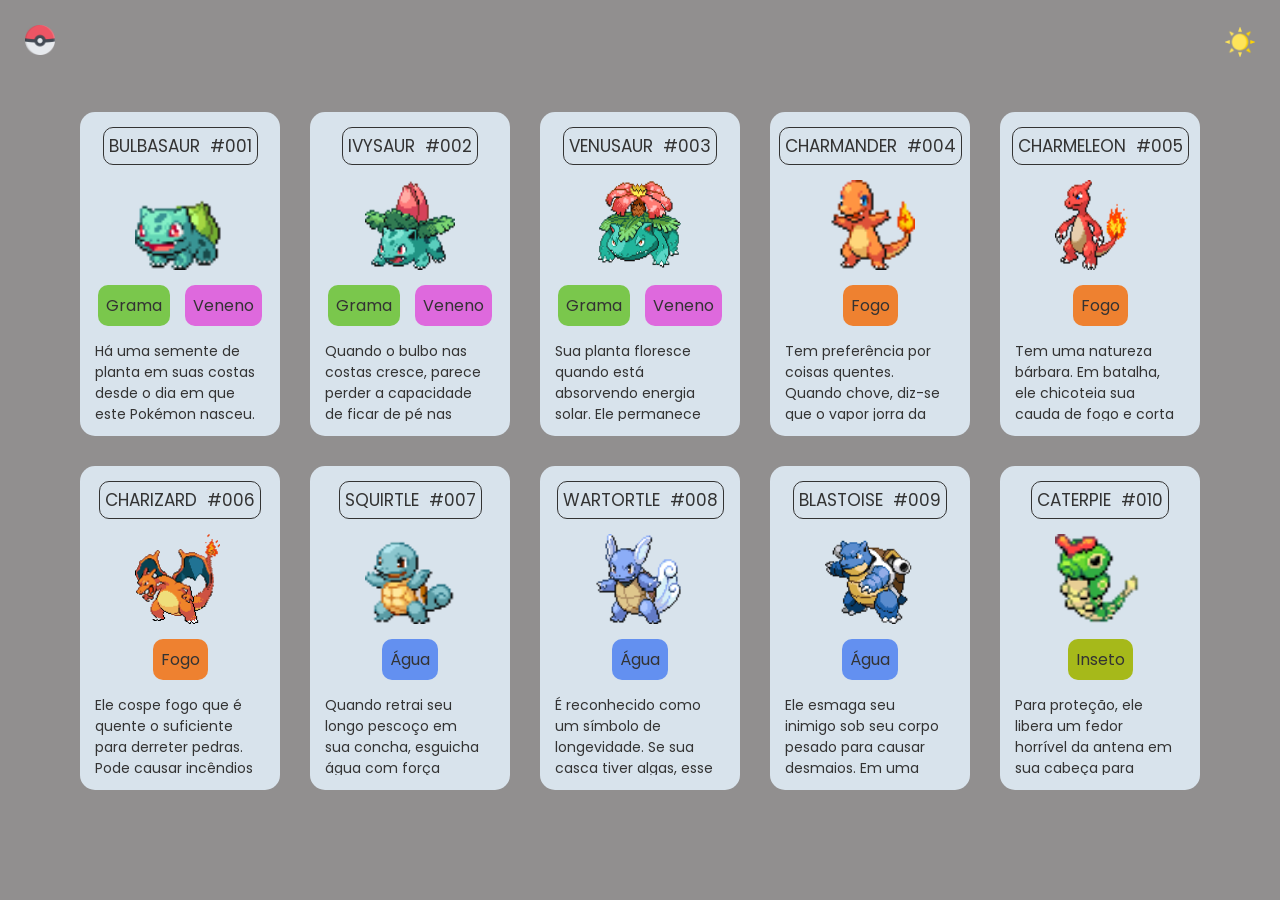
<file: index.html>
<!DOCTYPE html>
<html lang="en">

<head>
  <meta charset="UTF-8">
  <meta http-equiv="X-UA-Compatible" content="IE=edge">
  <meta name="viewport" content="width=device-width, initial-scale=1.0">
  <title>Pokedex</title>

  <link rel="preconnect" href="https://fonts.googleapis.com">
  <link rel="preconnect" href="https://fonts.gstatic.com" crossorigin>
  <link href="https://fonts.googleapis.com/css2?family=Poppins:wght@300;500;800&display=swap" rel="stylesheet">

  <link rel="stylesheet" href="./src/css/reset.css">
  <link rel="stylesheet" href="./src/css/estilos.css">
  <link rel="stylesheet" href="./src/css/scrollbar.css">

</head>

<body>
  <header>
    <a href="https://bsobral.com" target="_blank">
      <img src="./src/images/pokeball.png" alt="pokeball" class="logo">
    </a>

    <button id="botao-alterar-tema">
      <img src="./src/images/sun.png" alt="bright mode" class="imagem-botao">
    </button>

  </header>
  <main>
    <ul class="listagem-pokemon">


      <li class="cartao-pokemon">
        <div class="informacoes">
          <span>Bulbasaur</span>
          <span>#001</span>
        </div>

        <img src="./src/images/bulbasaur.gif" alt="Bulbasaur" class="gif">
        <ul class="tipos">
          <li class="tipo grama">Grama</li>
          <li class="tipo veneno">Veneno</li>
        </ul>

        <p class="descricao">Há uma semente de planta em suas costas desde o dia em que este Pokémon nasceu. A semente
          cresce lentamente.</p>
      </li>

      <li class="cartao-pokemon">
        <div class="informacoes">
          <span>Ivysaur</span>
          <span>#002</span>
        </div>

        <img src="./src/images/ivysaur.gif" alt="Ivysaur" class="gif">
        <ul class="tipos">
          <li class="tipo grama">Grama</li>
          <li class="tipo veneno">Veneno</li>
        </ul>

        <p class="descricao">Quando o bulbo nas costas cresce, parece perder a capacidade de ficar de pé nas patas
          traseiras.</p>
      </li>
      <li class="cartao-pokemon">
        <div class="informacoes">
          <span>Venusaur</span>
          <span>#003</span>
        </div>

        <img src="./src/images/venusaur.gif" alt="Venusaur" class="gif">
        <ul class="tipos">
          <li class="tipo grama">Grama</li>
          <li class="tipo veneno">Veneno</li>
        </ul>

        <p class="descricao">Sua planta floresce quando está absorvendo energia solar. Ele permanece em movimento para
          buscar a luz do sol.</p>
      </li>

      <li class="cartao-pokemon">
        <div class="informacoes">
          <span>Charmander</span>
          <span>#004</span>
        </div>

        <img src="./src/images/charmander.gif" alt="Charmander" class="gif">
        <ul class="tipos">
          <li class="tipo fogo">Fogo</li>

        </ul>

        <p class="descricao">Tem preferência por coisas quentes. Quando chove, diz-se que o vapor jorra da ponta de sua
          cauda.</p>
      </li>
      <li class="cartao-pokemon">
        <div class="informacoes">
          <span>Charmeleon</span>
          <span>#005</span>
        </div>

        <img src="./src/images/charmeleon.gif" alt="Charmeleon" class="gif">
        <ul class="tipos">
          <li class="tipo fogo">Fogo</li>
        </ul>

        <p class="descricao">Tem uma natureza bárbara. Em batalha, ele chicoteia sua cauda de fogo e corta com garras
          afiadas.</p>
      </li>

      <li class="cartao-pokemon">
        <div class="informacoes">
          <span>Charizard</span>
          <span>#006</span>
        </div>

        <img src="./src/images/charizard.gif" alt="Charizard" class="gif">
        <ul class="tipos">
          <li class="tipo fogo">Fogo</li>
        </ul>

        <p class="descricao">Ele cospe fogo que é quente o suficiente para derreter pedras. Pode causar incêndios
          florestais soprando chamas.</p>
      </li>
      <li class="cartao-pokemon">
        <div class="informacoes">
          <span>Squirtle</span>
          <span>#007</span>
        </div>

        <img src="./src/images/squirtle.gif" alt="Squirtle" class="gif">
        <ul class="tipos">
          <li class="tipo agua">Água</li>
        </ul>

        <p class="descricao">Quando retrai seu longo pescoço em sua concha, esguicha água com força vigorosa.</p>
      </li>

      <li class="cartao-pokemon">
        <div class="informacoes">
          <span>Wartortle</span>
          <span>#008</span>
        </div>

        <img src="./src/images/wartortle.gif" alt="Wartortle" class="gif">
        <ul class="tipos">
          <li class="tipo agua">Água</li>
        </ul>

        <p class="descricao">É reconhecido como um símbolo de longevidade. Se sua casca tiver algas, esse Wartortle é
          muito antigo.</p>
      </li>
      <li class="cartao-pokemon">
        <div class="informacoes">
          <span>Blastoise</span>
          <span>#009</span>
        </div>

        <img src="./src/images/blastoise.gif" alt="Blastoise" class="gif">
        <ul class="tipos">
          <li class="tipo agua">Água</li>
        </ul>

        <p class="descricao">Ele esmaga seu inimigo sob seu corpo pesado para causar desmaios. Em uma pitada, ele se
          retirará para dentro de sua casca.</p>
      </li>

      <li class="cartao-pokemon">
        <div class="informacoes">
          <span>Caterpie</span>
          <span>#010</span>
        </div>

        <img src="./src/images/caterpie.gif" alt="Caterpie" class="gif">
        <ul class="tipos">
          <li class="tipo inseto">Inseto</li>
        </ul>

        <p class="descricao">Para proteção, ele libera um fedor horrível da antena em sua cabeça para afastar os
          inimigos.</p>
      </li>




    </ul>
  </main>

  <script src="./src/JS/index.js"></script>

</body>

</html>
</file>
<file: src/css/estilos.css>
body {
    font-family: 'Poppins', sans-serif;
    max-width: 1280px;
    margin: 0 auto;
    background-color: #5e5b5bad;
    color: #333333;
}

body.modo-escuro {
    background-color: #212121;
    color: #f5f5f5;
}


header {
    display: flex;
    justify-content: space-between;
    padding: 25px;
}


header .logo,
header .imagem-botao {
    width: 30px;
}

header #botao-alterar-tema {
    background: none;
    border: none;
}


header .logo:hover,
header .imagem-botao:hover,
main .cartao-pokemon:hover {
    transform: scale(1.05);
    cursor: pointer;
}


main {
    padding: 25px;
}


main .listagem-pokemon {
    display: flex;
    flex-wrap: wrap;
    gap: 30px;
    justify-content: center;
}


main .cartao-pokemon {
    background-color: #d8e3ec;
    width: 200px;
    padding: 15px;
    display: flex;
    flex-direction: column;
    align-items: center;
    gap: 15px;
    border-radius: 15px;
    transition: 0.2s ease-in-out;
}

main .cartao-pokemon:hover {
    background-color: #96d9d6;
}

.modo-escuro .cartao-pokemon {
    background-color: #a8a8a8;
}


main .cartao-pokemon .informacoes {
    display: flex;
    justify-content: space-between;
    border: 1px solid #333333;
    border-radius: 10px;
}

main .cartao-pokemon .informacoes span {
    padding: 5px;
    text-transform: uppercase;
    font-size: 17px;
}

main .cartao-pokemon .gif {
    width: 90px;
    height: 90px;
}

main .cartao-pokemon .tipos {
    display: flex;
    gap: 15px;
}

main .cartao-pokemon .tipo {
    padding: 8px;
    border-radius: 10px;
}

.grama {
    background-color: #7ac74c;
}

.veneno {
    background-color: #df67ddfb;
}

.fogo {
    background-color: #ee8130;
}

.agua {
    background-color: #6390f0;
}

.inseto {
    background-color: #a6b91a;
}

main .descricao {
    max-height: 80px;
    overflow-y: scroll;
    font-size: 14px;
    padding-right: 10px;
}
</file>
<file: src/css/scrollbar.css>
/* ===== Scrollbar CSS ===== */

*::-webkit-scrollbar {
    width: 12px;
  }

  *::-webkit-scrollbar-track {
    background: #f1e9e9;
  }

  *::-webkit-scrollbar-thumb {
    background-color: #582965;
    border-radius: 10px;
    border: 3px solid #ffffff;
  }
</file>
